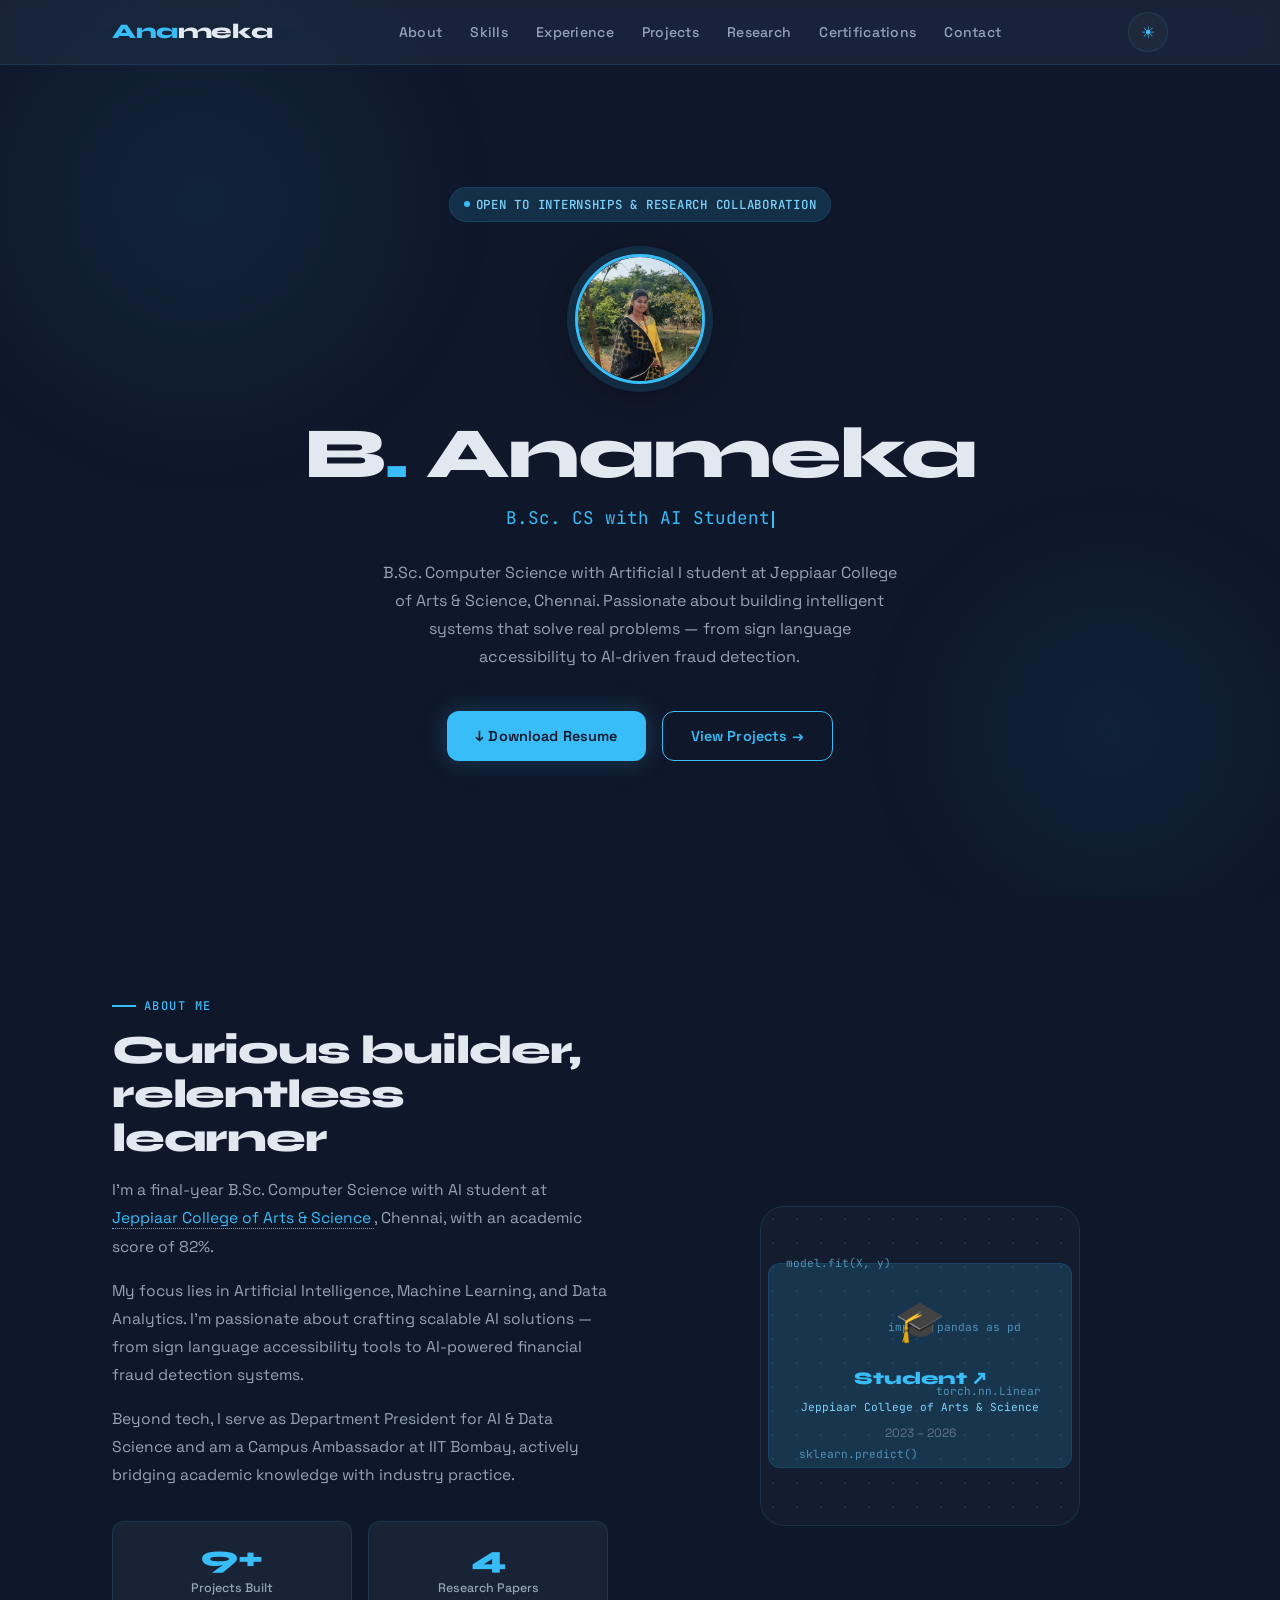
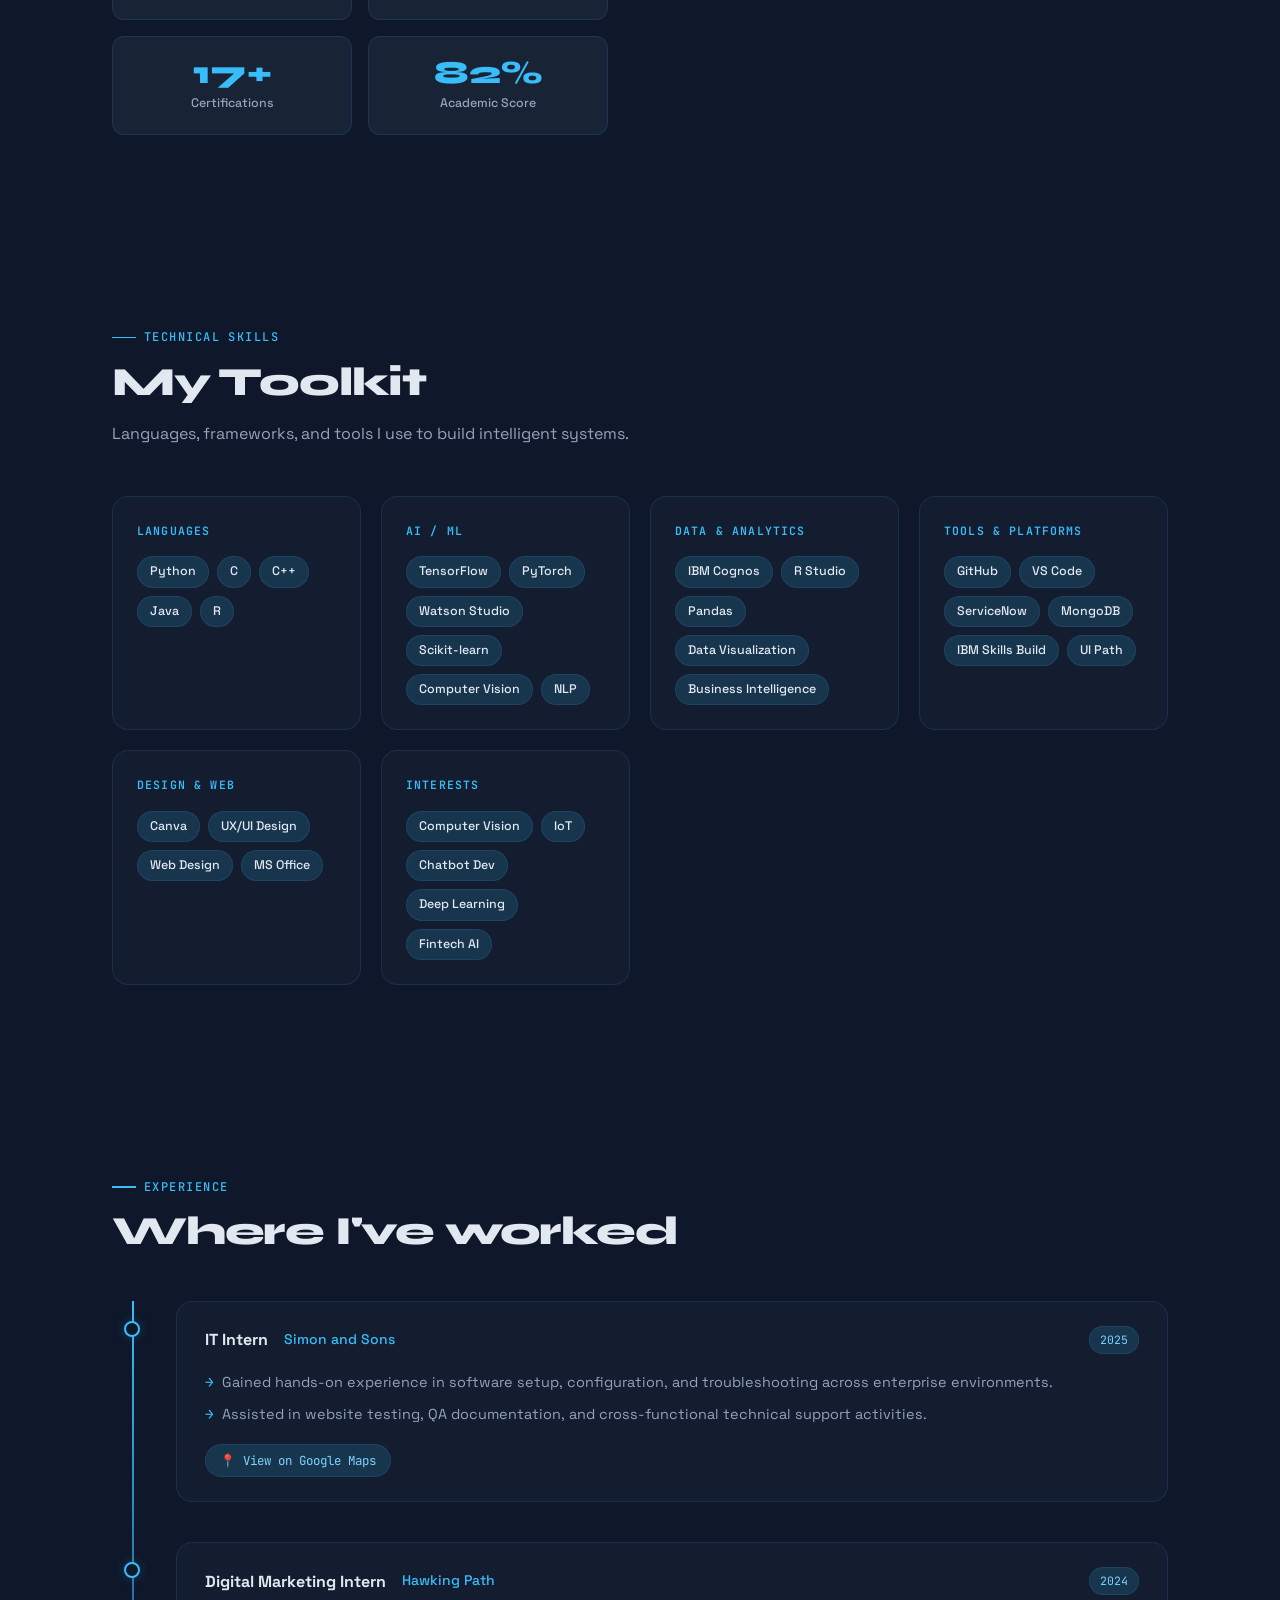
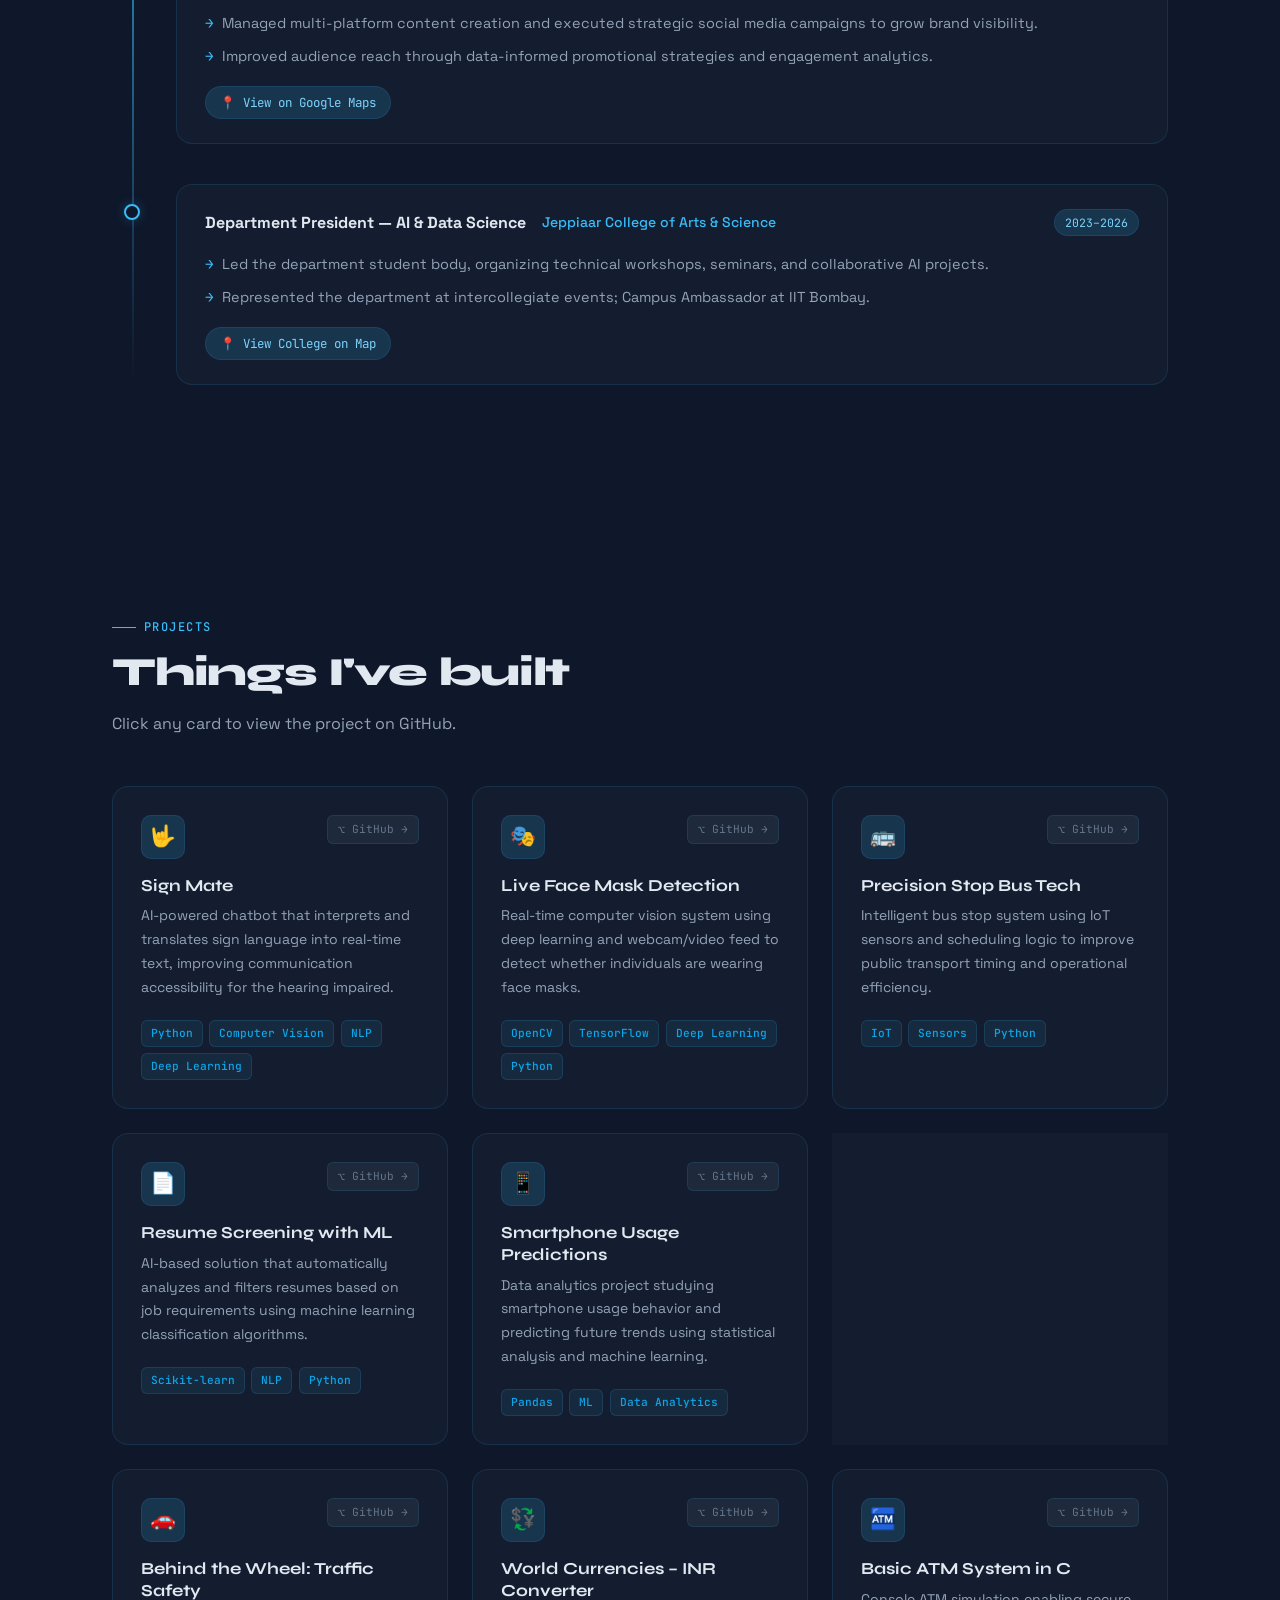
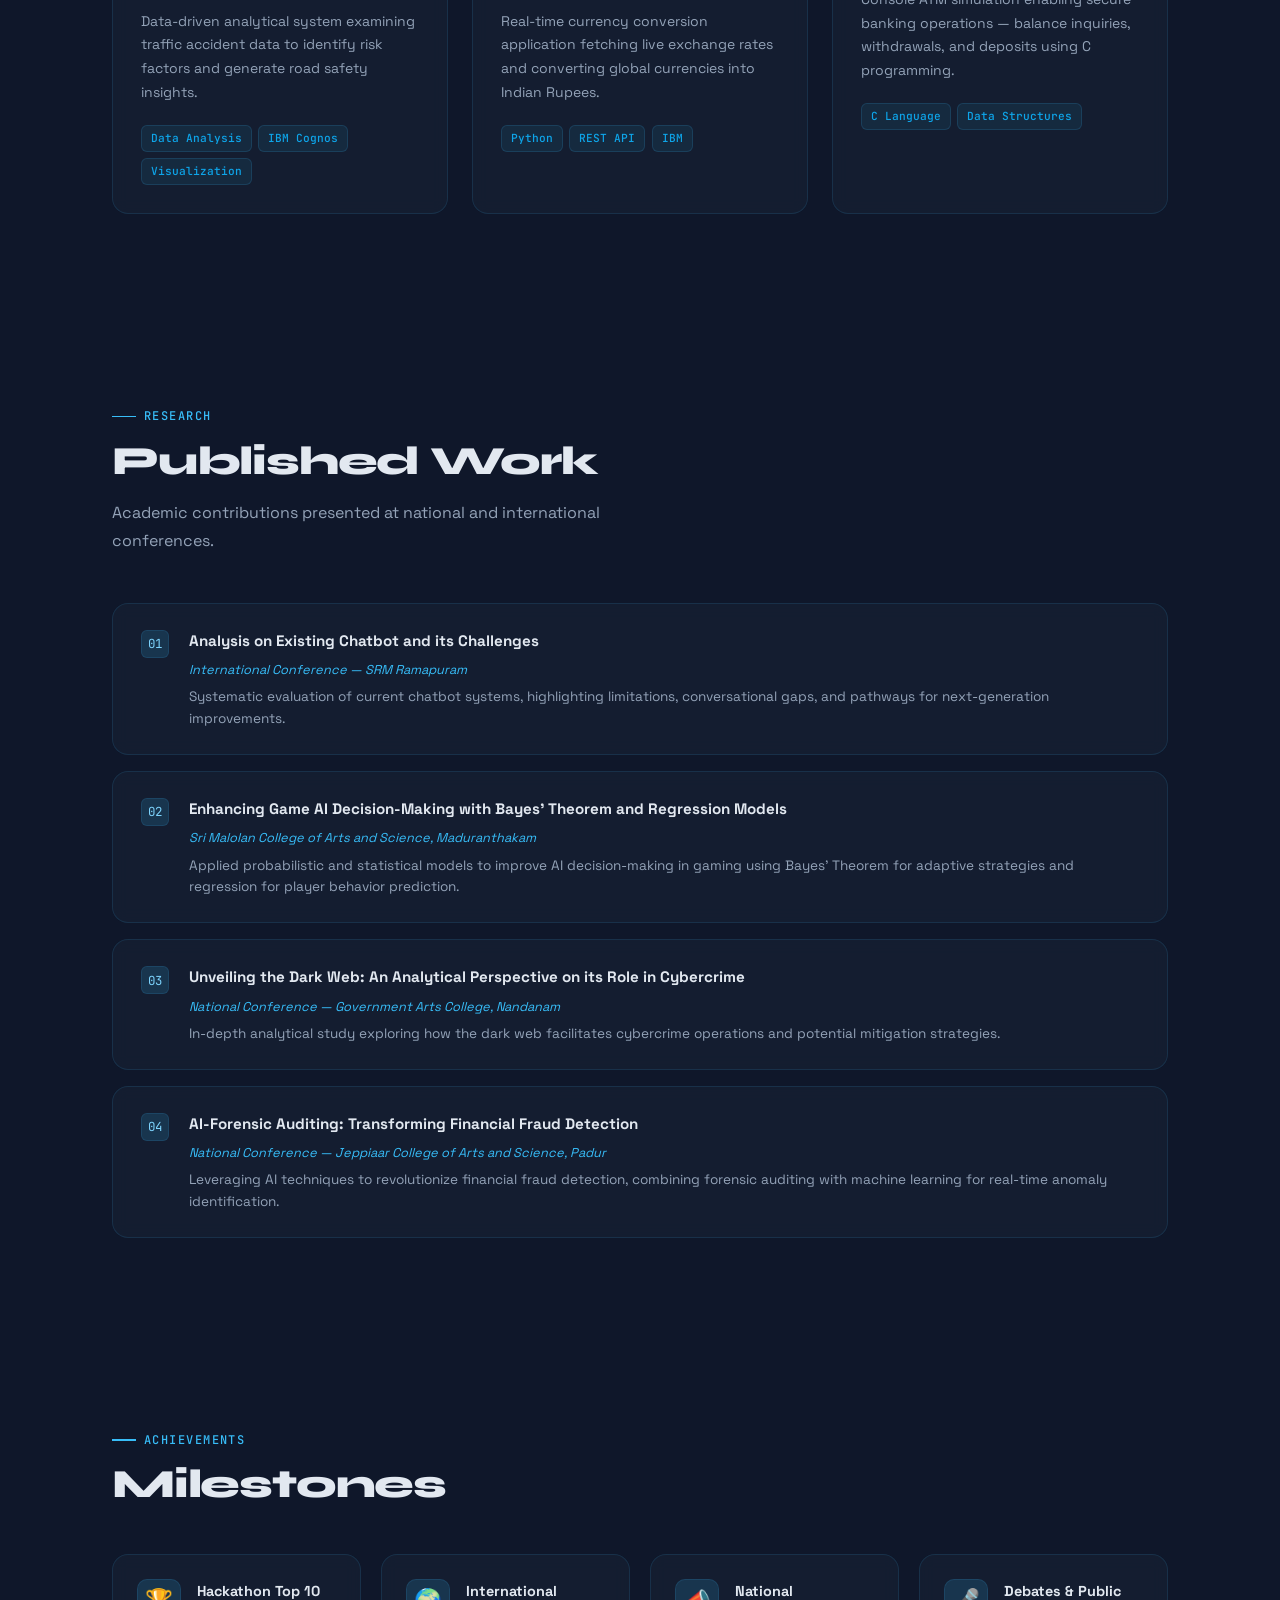
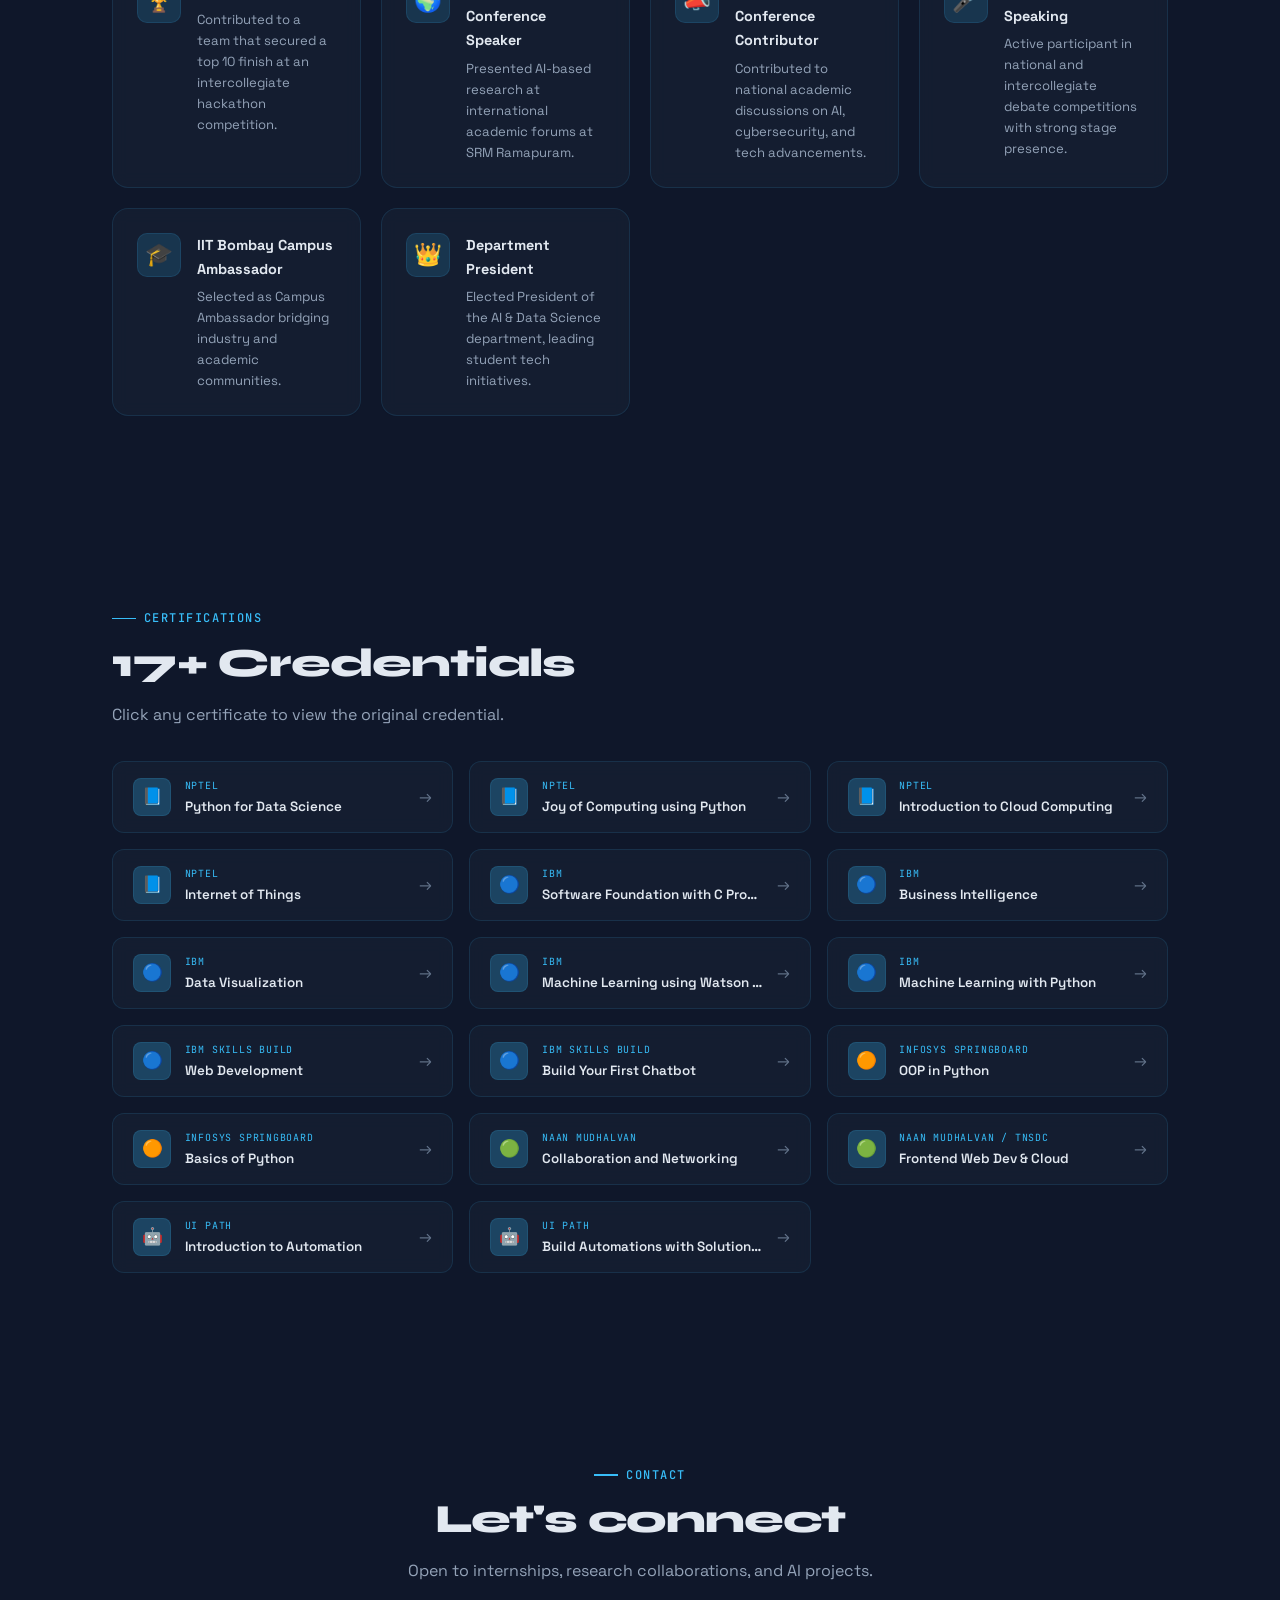
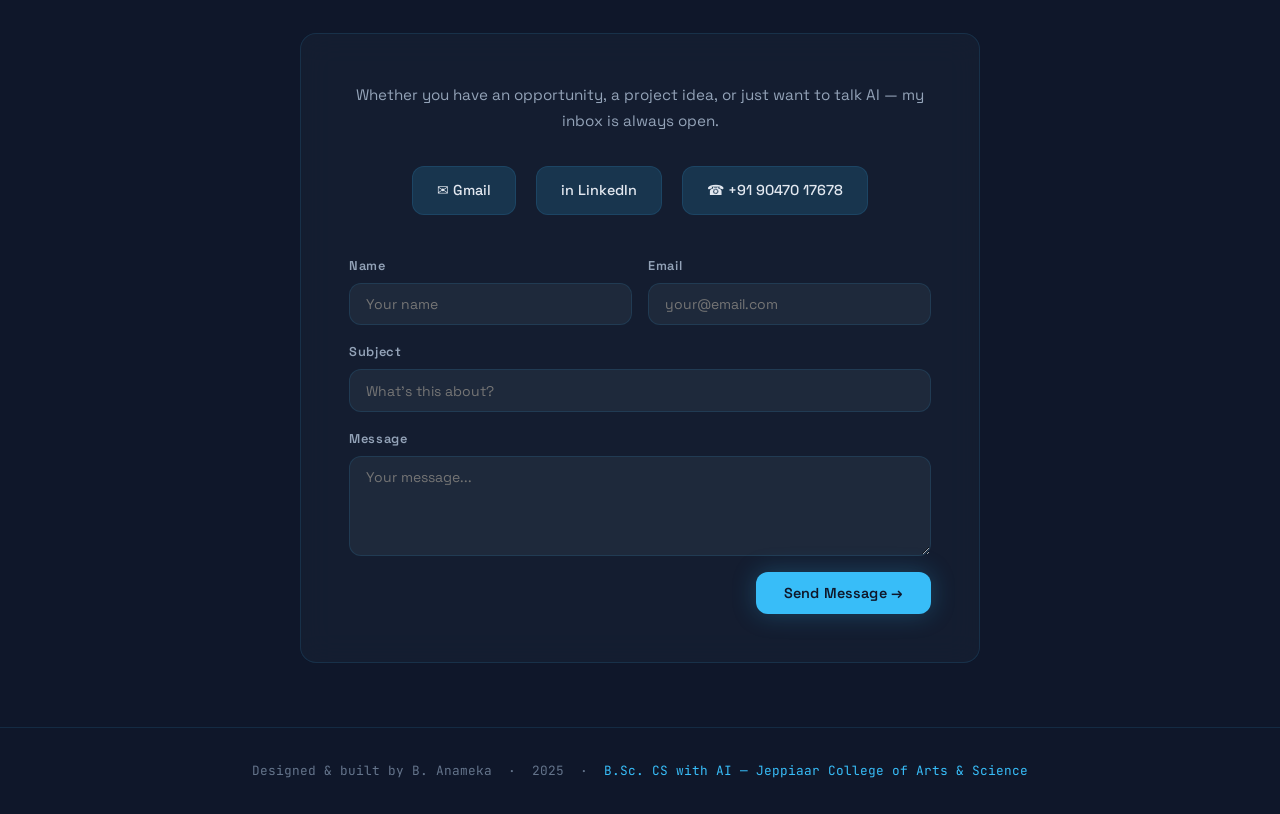
<file: index.html>
<!DOCTYPE html>
<html lang="en" data-theme="dark">
<head>
<meta charset="UTF-8" />
<meta name="viewport" content="width=device-width, initial-scale=1.0" />
<title>B. Anameka </title>
<link rel="preconnect" href="https://fonts.googleapis.com" />
<link rel="preconnect" href="https://fonts.gstatic.com" crossorigin />
<link href="https://fonts.googleapis.com/css2?family=Space+Grotesk:wght@300;400;500;600;700&family=Syne:wght@400;600;700;800&family=JetBrains+Mono:wght@400;500&display=swap" rel="stylesheet" />
<style>
:root {
  --bg:#0f172a; --bg2:#1e293b; --bg3:#162032;
  --accent:#38bdf8; --accent2:#0ea5e9; --accent3:#7dd3fc;
  --text:#e2e8f0; --text2:#94a3b8; --text3:#64748b;
  --border:rgba(56,189,248,0.12); --glass:rgba(30,41,59,0.75);
  --card:rgba(22,32,50,0.8); --glow:rgba(56,189,248,0.15);
  --glow2:rgba(56,189,248,0.25); --radius:12px; --radius-lg:16px;
  --shadow:0 4px 32px rgba(0,0,0,0.4);
}
[data-theme="light"] {
  --bg:#f0f6ff; --bg2:#ffffff; --bg3:#e8f2fc;
  --accent:#0284c7; --accent2:#0369a1; --accent3:#0ea5e9;
  --text:#0f172a; --text2:#334155; --text3:#64748b;
  --border:rgba(2,132,199,0.15); --glass:rgba(255,255,255,0.82);
  --card:rgba(248,252,255,0.9); --glow:rgba(2,132,199,0.10);
  --glow2:rgba(2,132,199,0.18); --shadow:0 4px 32px rgba(14,58,120,0.10);
}
*,*::before,*::after{box-sizing:border-box;margin:0;padding:0;}
html{scroll-behavior:smooth;}
body{font-family:'Space Grotesk',sans-serif;background:var(--bg);color:var(--text);line-height:1.7;transition:background .3s,color .3s;overflow-x:hidden;}
.bg-mesh{position:fixed;inset:0;z-index:0;pointer-events:none;overflow:hidden;}
.bg-mesh::before{content:'';position:absolute;width:600px;height:600px;border-radius:50%;background:radial-gradient(circle,rgba(56,189,248,0.08)0%,transparent 70%);top:-100px;left:-100px;animation:drift1 18s ease-in-out infinite alternate;}
.bg-mesh::after{content:'';position:absolute;width:500px;height:500px;border-radius:50%;background:radial-gradient(circle,rgba(14,165,233,0.07)0%,transparent 70%);bottom:-80px;right:-80px;animation:drift2 22s ease-in-out infinite alternate;}
@keyframes drift1{from{transform:translate(0,0) scale(1);}to{transform:translate(80px,60px) scale(1.2);}}
@keyframes drift2{from{transform:translate(0,0) scale(1);}to{transform:translate(-60px,-40px) scale(1.15);}}
.container{max-width:1120px;margin:0 auto;padding:0 2rem;position:relative;z-index:1;}
nav{position:fixed;top:0;left:0;right:0;z-index:100;backdrop-filter:blur(20px) saturate(180%);-webkit-backdrop-filter:blur(20px);background:var(--glass);border-bottom:1px solid var(--border);transition:all .3s;}
.nav-inner{display:flex;align-items:center;justify-content:space-between;padding:0 2rem;height:64px;max-width:1120px;margin:0 auto;}
.nav-logo{font-family:'Syne',sans-serif;font-weight:800;font-size:1.3rem;color:var(--accent);letter-spacing:-.02em;text-decoration:none;}
.nav-logo span{color:var(--text);}
.nav-links{display:flex;gap:1.75rem;list-style:none;align-items:center;}
.nav-links a{color:var(--text2);font-size:.875rem;font-weight:500;text-decoration:none;letter-spacing:.02em;transition:color .2s;position:relative;padding-bottom:2px;}
.nav-links a::after{content:'';position:absolute;bottom:0;left:0;right:0;height:1.5px;background:var(--accent);transform:scaleX(0);transform-origin:left;transition:transform .3s;}
.nav-links a:hover{color:var(--accent);}
.nav-links a:hover::after{transform:scaleX(1);}
.theme-btn{width:40px;height:40px;border-radius:50%;border:1px solid var(--border);background:var(--bg2);color:var(--accent);cursor:pointer;font-size:1rem;display:flex;align-items:center;justify-content:center;transition:all .2s;}
.theme-btn:hover{background:var(--glow);border-color:var(--accent);}
#hero{min-height:100vh;display:flex;align-items:center;justify-content:center;padding:7rem 2rem 4rem;text-align:center;position:relative;z-index:1;}
.hero-inner{max-width:760px;margin:0 auto;}
.hero-badge{display:inline-flex;align-items:center;gap:6px;background:var(--glow);border:1px solid var(--border);color:var(--accent3);font-size:.78rem;font-weight:500;padding:6px 14px;border-radius:99px;margin-bottom:2rem;letter-spacing:.06em;text-transform:uppercase;font-family:'JetBrains Mono',monospace;animation:fadeDown .6s ease both;}
.hero-badge::before{content:'';width:6px;height:6px;border-radius:50%;background:var(--accent);display:inline-block;animation:pulse 2s infinite;}
@keyframes pulse{0%,100%{opacity:1;transform:scale(1);}50%{opacity:.4;transform:scale(.8);}}
.avatar-wrap{width:130px;height:130px;border-radius:50%;margin:0 auto 2rem;border:3px solid var(--accent);box-shadow:0 0 0 8px var(--glow),var(--shadow);overflow:hidden;animation:fadeUp .7s .1s ease both;display:flex;align-items:center;justify-content:center;background:var(--bg2);}
.avatar-wrap img{width:100%;height:100%;object-fit:cover;border-radius:50%;}
.avatar-initials{font-family:'Syne',sans-serif;font-size:2.4rem;font-weight:800;color:var(--accent);display:flex;width:100%;height:100%;align-items:center;justify-content:center;}
.hero-name{font-family:'Syne',sans-serif;font-size:clamp(2.8rem,6vw,4.5rem);font-weight:800;line-height:1.05;letter-spacing:-.03em;color:var(--text);animation:fadeUp .7s .2s ease both;margin-bottom:.75rem;}
.hero-name .accent-dot{color:var(--accent);}
.typing-wrap{font-family:'JetBrains Mono',monospace;font-size:clamp(.9rem,2vw,1.1rem);color:var(--accent);min-height:1.8em;margin-bottom:1.5rem;animation:fadeUp .7s .3s ease both;}
.typing-cursor{display:inline-block;width:2px;height:1em;background:var(--accent);vertical-align:middle;margin-left:2px;animation:blink .9s step-end infinite;}
@keyframes blink{0%,100%{opacity:1;}50%{opacity:0;}}
.hero-desc{font-size:1rem;color:var(--text2);line-height:1.75;max-width:520px;margin:0 auto 2.5rem;animation:fadeUp .7s .4s ease both;}
.hero-actions{display:flex;gap:1rem;justify-content:center;flex-wrap:wrap;animation:fadeUp .7s .5s ease both;}
.btn{display:inline-flex;align-items:center;gap:8px;padding:.75rem 1.75rem;border-radius:var(--radius);font-size:.9rem;font-weight:600;text-decoration:none;cursor:pointer;border:none;transition:all .25s;font-family:'Space Grotesk',sans-serif;letter-spacing:.01em;}
.btn-primary{background:var(--accent);color:#0f172a;box-shadow:0 0 24px var(--glow2);}
.btn-primary:hover{background:var(--accent3);box-shadow:0 0 36px var(--glow2);transform:translateY(-2px);}
.btn-outline{background:transparent;color:var(--accent);border:1.5px solid var(--accent);}
.btn-outline:hove
r{background:var(--glow);transform:translateY(-2px);box-shadow:0 0 24px var(--glow);}
section{padding:6rem 0;position:relative;z-index:1;}
.section-label{font-family:'JetBrains Mono',monospace;font-size:.75rem;font-weight:500;color:var(--accent);letter-spacing:.12em;text-transform:uppercase;margin-bottom:.75rem;display:flex;align-items:center;gap:8px;}
.section-label::before{content:'';width:24px;height:1.5px;background:var(--accent);}
.section-title{font-family:'Syne',sans-serif;font-size:clamp(1.8rem,3.5vw,2.5rem);font-weight:800;letter-spacing:-.03em;color:var(--text);margin-bottom:1rem;line-height:1.1;}
.section-sub{color:var(--text2);font-size:1rem;max-width:520px;line-height:1.75;}
.about-grid{display:grid;grid-template-columns:1fr 1fr;gap:4rem;align-items:center;}
.about-text p{color:var(--text2);margin-bottom:1rem;font-size:.975rem;line-height:1.8;}
.about-stats{display:grid;grid-template-columns:repeat(2,1fr);gap:1rem;margin-top:2rem;}
.stat-card{background:var(--glass);border:1px solid var(--border);border-radius:var(--radius);padding:1.25rem;text-align:center;backdrop-filter:blur(8px);}
.stat-num{font-family:'Syne',sans-serif;font-size:2rem;font-weight:800;color:var(--accent);line-height:1;display:block;}
.stat-label{font-size:.78rem;color:var(--text2);font-weight:500;margin-top:4px;display:block;}
.about-visual{position:relative;display:flex;align-items:center;justify-content:center;}
.about-visual-inner{width:320px;height:320px;border-radius:24px;background:var(--card);border:1px solid var(--border);display:flex;align-items:center;justify-content:center;position:relative;overflow:hidden;backdrop-filter:blur(16px);}
.about-grid-dots{position:absolute;inset:0;background-image:radial-gradient(var(--border) 1px,transparent 1px);background-size:24px 24px;}
.about-ai-icon{font-family:'JetBrains Mono',monospace;font-size:.7rem;color:var(--accent3);opacity:.6;position:absolute;animation:floatCode 8s linear infinite;white-space:nowrap;}
@keyframes floatCode{0%{opacity:0;transform:translateY(0);}10%{opacity:.7;}90%{opacity:.7;}100%{opacity:0;transform:translateY(-100px);}}
.about-center-badge{background:var(--glow);border:1px solid var(--border);border-radius:12px;padding:1.5rem 2rem;text-align:center;position:relative;z-index:2;}
.about-center-badge .icon{font-size:2.5rem;margin-bottom:.5rem;}
.skills-grid{display:grid;grid-template-columns:repeat(auto-fit,minmax(200px,1fr));gap:1.25rem;margin-top:3rem;}
.skill-group{background:var(--card);border:1px solid var(--border);border-radius:var(--radius-lg);padding:1.5rem;backdrop-filter:blur(8px);transition:all .3s;}
.skill-group:hover{border-color:rgba(56,189,248,.28);box-shadow:0 8px 32px var(--glow);}
.skill-group-title{font-size:.72rem;font-weight:600;color:var(--accent);text-transform:uppercase;letter-spacing:.1em;font-family:'JetBrains Mono',monospace;margin-bottom:1rem;}
.skill-pills{display:flex;flex-wrap:wrap;gap:.5rem;}
.pill{background:var(--glow);border:1px solid var(--border);color:var(--text);font-size:.78rem;font-weight:500;padding:4px 12px;border-radius:99px;transition:all .2s;}
.pill:hover{background:var(--glow2);border-color:var(--accent);color:var(--accent);}
.timeline{position:relative;margin-top:3rem;}
.timeline::before{content:'';position:absolute;left:20px;top:0;bottom:0;width:1.5px;background:linear-gradient(to bottom,var(--accent),transparent);}
.timeline-item{position:relative;padding-left:64px;margin-bottom:2.5rem;}
.timeline-dot{position:absolute;left:12px;top:20px;width:16px;height:16px;border-radius:50%;background:var(--bg);border:2.5px solid var(--accent);box-shadow:0 0 12px var(--glow2);}
.timeline-card{background:var(--card);border:1px solid var(--border);border-radius:var(--radius-lg);padding:1.5rem 1.75rem;backdrop-filter:blur(8px);transition:all .3s;}
.timeline-card:hover{border-color:rgba(56,189,248,.28);transform:translateX(4px);box-shadow:0 6px 30px var(--glow);}
.timeline-meta{display:flex;gap:1rem;align-items:center;flex-wrap:wrap;margin-bottom:.5rem;}
.timeline-role{font-weight:700;color:var(--text);font-size:1rem;}
.timeline-company{color:var(--accent);font-size:.875rem;font-weight:500;}
.timeline-year{margin-left:auto;background:var(--glow);border:1px solid var(--border);color:var(--accent3);font-size:.72rem;font-family:'JetBrains Mono',monospace;padding:3px 10px;border-radius:99px;}
.timeline-points{list-style:none;margin-top:.75rem;}
.timeline-points li{color:var(--text2);font-size:.9rem;padding:4px 0;display:flex;align-items:flex-start;gap:8px;}
.timeline-points li::before{content:'→';color:var(--accent);flex-shrink:0;font-family:'JetBrains Mono',monospace;}
.map-btn{display:inline-flex;align-items:center;gap:6px;margin-top:.85rem;font-size:.78rem;font-family:'JetBrains Mono',monospace;color:var(--accent3);background:var(--glow);border:1px solid var(--border);padding:5px 14px;border-radius:99px;text-decoration:none;transition:all .2s;}
.map-btn:hover{border-color:var(--accent);color:var(--accent);background:var(--glow2);}
.projects-grid{display:grid;grid-template-columns:repeat(auto-fit,minmax(300px,1fr));gap:1.5rem;margin-top:3rem;}
.project-card{display:block;text-decoration:none;background:var(--card);border:1px solid var(--border);border-radius:var(--radius-lg);padding:1.75rem;backdrop-filter:blur(8px);transition:all .35s cubic-bezier(.4,0,.2,1);position:relative;overflow:hidden;cursor:pointer;}
.project-card::before{content:'';position:absolute;top:0;left:0;right:0;height:2px;background:linear-gradient(90deg,transparent,var(--accent),transparent);transform:scaleX(0);transform-origin:left;transition:transform .4s;}
.project-card:hover{border-color:rgba(56,189,248,.3);box-shadow:0 16px 48px var(--glow);transform:translateY(-6px);}
.project-card:hover::before{transform:scaleX(1);}
.project-card-top{display:flex;align-items:flex-start;justify-content:space-between;margin-bottom:1rem;}
.project-icon{width:44px;height:44px;border-radius:10px;background:var(--glow);border:1px solid var(--border);display:flex;align-items:center;justify-content:center;font-size:1.3rem;}
.github-badge{font-size:.7rem;color:var(--text3);font-family:'JetBrains Mono',monospace;background:var(--bg2);border:1px solid var(--border);padding:4px 10px;border-radius:6px;display:flex;align-items:center;gap:4px;transition:all .2s;}
.project-card:hover .github-badge{color:var(--accent);border-color:var(--accent);}
.project-title{font-family:'Syne',sans-serif;font-weight:700;font-size:1.05rem;color:var(--text);margin-bottom:.5rem;line-height:1.3;}
.project-desc{color:var(--text2);font-size:.875rem;line-height:1.7;margin-bottom:1.25rem;}
.project-tags{display:flex;flex-wrap:wrap;gap:.4rem;}
.tag{font-family:'JetBrains Mono',monospace;font-size:.7rem;font-weight:500;color:var(--accent2);background:rgba(56,189,248,.08);border:1px solid rgba(56,189,248,.15);padding:3px 9px;border-radius:6px;transition:all .2s;}
.project-card:hover .tag{background:rgba(56,189,248,.15);border-color:rgba(56,189,248,.3);}
.research-list{margin-top:3rem;display:flex;flex-direction:column;gap:1rem;}
.research-item{background:var(--card);border:1px solid var(--border);border-radius:var(--radius-lg);padding:1.5rem 1.75rem;display:flex;gap:1.25rem;align-items:flex-start;backdrop-filter:blur(8px);transition:all .3s;}
.research-item:hover{border-color:rgba(56,189,248,.28);transform:translateX(6px);box-shadow:0 4px 24px var(--glow);}
.research-num{font-family:'JetBrains Mono',monospace;font-size:.78rem;color:var(--accent3);flex-shrink:0;width:28px;height:28px;border-radius:6px;background:var(--glow);border:1px solid var(--border);display:flex;align-items:center;justify-content:center;margin-top:2px;}
.research-title{font-weight:700;color:var(--text);font-size:.95rem;margin-bottom:.35rem;}
.research-venue{font-size:.8rem;color:var(--accent);font-style:italic;margin-bottom:.35rem;}
.research-desc{font-size:.85rem;color:var(--text2);line-height:1.6;}
.achieve-grid{display:grid;grid-template-columns:repeat(auto-fit,minmax(240px,1fr));gap:1.25rem;margin-top:3rem;}
.achieve-card{background:var(--card);border:1px solid var(--border);border-radius:var(--radius-lg);padding:1.5rem;display:flex;gap:1rem;align-items:flex-start;backdrop-filter:blur(8px);transition:all .3s;}
.achieve-card:hover{border-color:rgba(56,189,248,.28);box-shadow:0 6px 28px var(--glow);transform:translateY(-3px);}
.achieve-icon{font-size:1.4rem;width:44px;height:44px;flex-shrink:0;border-radius:10px;background:var(--glow);border:1px solid var(--border);display:flex;align-items:center;justify-content:center;}
.achieve-title{font-weight:700;color:var(--text);font-size:.9rem;margin-bottom:.3rem;}
.achieve-desc{font-size:.82rem;color:var(--text2);line-height:1.6;}
/* CERTIFICATIONS */
.cert-grid-cards{display:grid;grid-template-columns:repeat(auto-fit,minmax(280px,1fr));gap:1rem;margin-top:2rem;}
.cert-card{display:flex;align-items:center;gap:.85rem;background:var(--card);border:1px solid var(--border);border-radius:var(--radius);padding:1rem 1.25rem;text-decoration:none;transition:all .25s;backdrop-filter:blur(8px);cursor:pointer;}
.cert-card:hover{border-color:rgba(56,189,248,.35);background:rgba(56,189,248,.07);transform:translateY(-3px);box-shadow:0 6px 24px var(--glow);}
.cert-card-icon{width:38px;height:38px;flex-shrink:0;border-radius:8px;background:var(--glow2);border:1px solid var(--border);display:flex;align-items:center;justify-content:center;font-size:1.05rem;}
.cert-card-body{flex:1;min-width:0;}
.cert-card-org{font-size:.62rem;font-family:'JetBrains Mono',monospace;color:var(--accent);text-transform:uppercase;letter-spacing:.08em;margin-bottom:3px;}
.cert-card-name{font-size:.84rem;font-weight:600;color:var(--text);line-height:1.35;white-space:nowrap;overflow:hidden;text-overflow:ellipsis;}
.cert-card-arrow{color:var(--text3);font-size:1rem;transition:all .2s;flex-shrink:0;}
.cert-card:hover .cert-card-arrow{color:var(--accent);transform:translateX(3px);}
#contact{padding-bottom:4rem;}
.contact-inner{max-width:680px;margin:3rem auto 0;background:var(--card);border:1px solid var(--border);border-radius:var(--radius-lg);padding:3rem;backdrop-filter:blur(16px);text-align:center;}
.contact-links{display:flex;gap:1.25rem;justify-content:center;flex-wrap:wrap;margin-top:2rem;}
.contact-link{display:inline-flex;align-items:center;gap:8px;background:var(--glow);border:1.5px solid var(--border);color:var(--text);font-size:.9rem;font-weight:500;padding:.7rem 1.5rem;border-radius:var(--radius);text-decoration:none;transition:all .25s;}
.contact-link:hover{border-color:var(--accent);color:var(--accent);background:var(--glow2);transform:translateY(-2px);box-shadow:0 6px 24px var(--glow);}
.contact-form{margin-top:2.5rem;display:flex;flex-direction:column;gap:1rem;text-align:left;}
.form-row{display:grid;grid-template-columns:1fr 1fr;gap:1rem;}
.form-group{display:flex;flex-direction:column;gap:.4rem;}
.form-group label{font-size:.8rem;font-weight:600;color:var(--text2);letter-spacing:.05em;}
.form-group input,.form-group textarea{background:var(--bg2);border:1px solid var(--border);border-radius:var(--radius);padding:.7rem 1rem;color:var(--text);font-size:.875rem;font-family:inherit;outline:none;transition:all .2s;resize:vertical;}
.form-group input:focus,.form-group textarea:focus{border-color:var(--accent);box-shadow:0 0 0 3px var(--glow);}
.form-group textarea{min-height:100px;}
footer{text-align:center;padding:2rem;border-top:1px solid var(--border);color:var(--text3);font-size:.8rem;position:relative;z-index:1;font-family:'JetBrains Mono',monospace;}
@keyframes fadeUp{from{opacity:0;transform:translateY(24px);}to{opacity:1;transform:translateY(0);}}
@keyframes fadeDown{from{opacity:0;transform:translateY(-16px);}to{opacity:1;transform:translateY(0);}}
.reveal{opacity:0;transform:translateY(32px);transition:opacity .65s ease,transform .65s ease;}
.reveal.visible{opacity:1;transform:none;}
::-webkit-scrollbar{width:5px;}
::-webkit-scrollbar-track{background:var(--bg);}
::-webkit-scrollbar-thumb{background:var(--accent3);border-radius:99px;}
@media(max-width:768px){
  .about-grid{grid-template-columns:1fr;}
  .about-visual{display:none;}
  .nav-links{display:none;}
  .form-row{grid-template-columns:1fr;}
  .contact-inner{padding:2rem 1.5rem;}
  .hero-actions{flex-direction:column;align-items:center;}
  section{padding:4rem 0;}
}
</style>
</head>
<body>
<div class="bg-mesh"></div>

<!-- NAVBAR -->
<nav>
  <div class="nav-inner">
    <a href="#hero" class="nav-logo">Ana<span>meka</span></a>
    <ul class="nav-links">
      <li><a href="#about">About</a></li>
      <li><a href="#skills">Skills</a></li>
      <li><a href="#experience">Experience</a></li>
      <li><a href="#projects">Projects</a></li>
      <li><a href="#research">Research</a></li>
      <li><a href="#certifications">Certifications</a></li>
      <li><a href="#contact">Contact</a></li>
    </ul>
    <button class="theme-btn" onclick="toggleTheme()" title="Toggle theme">☀</button>
  </div>
</nav>

<!-- HERO -->
<section id="hero">
  <div class="hero-inner">
    <div class="hero-badge">Open to Internships &amp; Research Collaboration</div>

    <!--
    ╔══════════════════════════════════════════════╗
    ║  YOUR PROFILE PHOTO — HOW TO ADD IT          ║
    ║  1. Rename your photo to: profile.jpg        ║
    ║  2. Put it in the same folder as this file   ║
    ║  3. Replace "profile.jpg" in src= below      ║
    ║     with your actual photo filename          ║
    ║  If no photo is found, "BA" initials show.   ║
    ╚══════════════════════════════════════════════╝
    -->
    <div class="avatar-wrap" id="avatar-container">
      <img
        src="Profile.jpg.jpeg"
        alt="B. Anameka profile photo"
        id="profile-img"
        onerror="document.getElementById('profile-img').style.display='none'; document.getElementById('avatar-initials').style.display='flex';"
      />
      <span class="avatar-initials" id="avatar-initials" style="display:none;">BA</span>
    </div>

    <h1 class="hero-name">B<span class="accent-dot">.</span> Anameka</h1>

    <!--
    ╔══════════════════════════════════════════════╗
    ║  TYPING ANIMATION TEXT                       ║
    ║  These are the phrases that cycle below      ║
    ║  your name. They are set in the <script>     ║
    ║  section at the bottom of this file.         ║
    ║  Look for: const phrases = [...]             ║
    ╚══════════════════════════════════════════════╝
    -->
    <div class="typing-wrap">
      <span id="typing-text"></span><span class="typing-cursor"></span>
    </div>

    <p class="hero-desc">
      B.Sc. Computer Science with Artificial I student at Jeppiaar College of Arts &amp; Science, Chennai.
      Passionate about building intelligent systems that solve real problems — from sign language
      accessibility to AI-driven fraud detection.
    </p>

    <div class="hero-actions">
      <!--
      ╔══════════════════════════════════════════════╗
      ║  RESUME DOWNLOAD BUTTON                      ║
      ║  1. Save your resume PDF as: resume.pdf      ║
      ║  2. Put it in the same folder as this file   ║
      ║  3. The button will automatically download   ║
      ║     the file when clicked                    ║
      ╚══════════════════════════════════════════════╝
      -->
      <a href="Resume_ANAMEKA.pdf" download="B_Anameka_Resume.pdf" class="btn btn-primary">
        ↓ Download Resume
      </a>
      <a href="#projects" class="btn btn-outline">View Projects →</a>
    </div>
  </div>
</section>

<!-- ABOUT -->
<section id="about">
  <div class="container">
    <div class="about-grid">
      <div class="about-text reveal">
        <div class="section-label">About Me</div>
        <h2 class="section-title">Curious builder, relentless learner</h2>
        <p>I'm a final-year B.Sc. Computer Science with AI student at
          <!--
          College name is clickable — it opens the college website.
          If the website URL is wrong, change the href below.
          -->
          <a href="https://jeppiaararts.in/" target="_blank" style="color:var(--accent);text-decoration:none;border-bottom:1px dotted var(--accent);">
            Jeppiaar College of Arts &amp; Science
          </a>, Chennai, with an academic score of 82%.
        </p>
        <p>My focus lies in Artificial Intelligence, Machine Learning, and Data Analytics. I'm passionate about crafting scalable AI solutions — from sign language accessibility tools to AI-powered financial fraud detection systems.</p>
        <p>Beyond tech, I serve as Department President for AI &amp; Data Science and am a Campus Ambassador at IIT Bombay, actively bridging academic knowledge with industry practice.</p>
        <div class="about-stats">
          <div class="stat-card"><span class="stat-num">9+</span><span class="stat-label">Projects Built</span></div>
          <div class="stat-card"><span class="stat-num">4</span><span class="stat-label">Research Papers</span></div>
          <div class="stat-card"><span class="stat-num">17+</span><span class="stat-label">Certifications</span></div>
          <div class="stat-card"><span class="stat-num">82%</span><span class="stat-label">Academic Score</span></div>
        </div>
      </div>
      <div class="about-visual reveal">
        <div class="about-visual-inner">
          <div class="about-grid-dots"></div>
          <div class="about-ai-icon" style="top:15%;left:8%;">model.fit(X, y)</div>
          <div class="about-ai-icon" style="top:55%;left:55%;animation-delay:-3s;">torch.nn.Linear</div>
          <div class="about-ai-icon" style="top:75%;left:12%;animation-delay:-5s;">sklearn.predict()</div>
          <div class="about-ai-icon" style="top:35%;left:40%;animation-delay:-1.5s;">import pandas as pd</div>
          <div class="about-center-badge">
            <div class="icon">🎓</div>
            <!--
            "Student" label — clicking opens the college website
            -->
            <div style="font-family:'Syne',sans-serif;font-weight:800;font-size:1.1rem;margin-bottom:4px;">
              <a href="https://jeppiaararts.in/" target="_blank" style="color:var(--accent);text-decoration:none;">
                Student ↗
              </a>
            </div>
            <p style="font-family:'JetBrains Mono',monospace;font-size:.7rem;color:var(--accent3);">Jeppiaar College of Arts &amp; Science</p>
            <p style="margin-top:6px;color:var(--text3);font-size:.75rem;">2023 – 2026</p>
          </div>
        </div>
      </div>
    </div>
  </div>
</section>

<!-- SKILLS -->
<section id="skills">
  <div class="container">
    <div class="reveal">
      <div class="section-label">Technical Skills</div>
      <h2 class="section-title">My Toolkit</h2>
      <p class="section-sub">Languages, frameworks, and tools I use to build intelligent systems.</p>
    </div>
    <div class="skills-grid">
      <div class="skill-group reveal"><div class="skill-group-title">Languages</div><div class="skill-pills"><span class="pill">Python</span><span class="pill">C</span><span class="pill">C++</span><span class="pill">Java</span><span class="pill">R</span></div></div>
      <div class="skill-group reveal"><div class="skill-group-title">AI / ML</div><div class="skill-pills"><span class="pill">TensorFlow</span><span class="pill">PyTorch</span><span class="pill">Watson Studio</span><span class="pill">Scikit-learn</span><span class="pill">Computer Vision</span><span class="pill">NLP</span></div></div>
      <div class="skill-group reveal"><div class="skill-group-title">Data & Analytics</div><div class="skill-pills"><span class="pill">IBM Cognos</span><span class="pill">R Studio</span><span class="pill">Pandas</span><span class="pill">Data Visualization</span><span class="pill">Business Intelligence</span></div></div>
      <div class="skill-group reveal"><div class="skill-group-title">Tools & Platforms</div><div class="skill-pills"><span class="pill">GitHub</span><span class="pill">VS Code</span><span class="pill">ServiceNow</span><span class="pill">MongoDB</span><span class="pill">IBM Skills Build</span><span class="pill">UI Path</span></div></div>
      <div class="skill-group reveal"><div class="skill-group-title">Design & Web</div><div class="skill-pills"><span class="pill">Canva</span><span class="pill">UX/UI Design</span><span class="pill">Web Design</span><span class="pill">MS Office</span></div></div>
      <div class="skill-group reveal"><div class="skill-group-title">Interests</div><div class="skill-pills"><span class="pill">Computer Vision</span><span class="pill">IoT</span><span class="pill">Chatbot Dev</span><span class="pill">Deep Learning</span><span class="pill">Fintech AI</span></div></div>
    </div>
  </div>
</section>

<!-- EXPERIENCE -->
<section id="experience">
  <div class="container">
    <div class="reveal">
      <div class="section-label">Experience</div>
      <h2 class="section-title">Where I've worked</h2>
    </div>
    <div class="timeline">

      <div class="timeline-item reveal">
        <div class="timeline-dot"></div>
        <div class="timeline-card">
          <div class="timeline-meta">
            <span class="timeline-role">IT Intern</span>
            <span class="timeline-company">Simon and Sons</span>
            <span class="timeline-year">2025</span>
          </div>
          <ul class="timeline-points">
            <li>Gained hands-on experience in software setup, configuration, and troubleshooting across enterprise environments.</li>
            <li>Assisted in website testing, QA documentation, and cross-functional technical support activities.</li>
          </ul>
          <!--
          MAP LINK — clicking opens Google Maps.
          HOW TO UPDATE:
          1. Go to Google Maps
          2. Search "Simon and Sons Chennai" (or exact address)
          3. Click Share → Copy link
          4. Replace the href below with that link
          -->
          <a href="https://www.google.com/maps/search/Simon+and+Sons+Chennai" target="_blank" class="map-btn">
            📍 View on Google Maps
          </a>
        </div>
      </div>

      <div class="timeline-item reveal">
        <div class="timeline-dot"></div>
        <div class="timeline-card">
          <div class="timeline-meta">
            <span class="timeline-role">Digital Marketing Intern</span>
            <span class="timeline-company">Hawking Path</span>
            <span class="timeline-year">2024</span>
          </div>
          <ul class="timeline-points">
            <li>Managed multi-platform content creation and executed strategic social media campaigns to grow brand visibility.</li>
            <li>Improved audience reach through data-informed promotional strategies and engagement analytics.</li>
          </ul>
          <!--
          HOW TO UPDATE THIS MAP LINK:
          1. Search "Hawking Path" on Google Maps
          2. Click Share → Copy link → replace href below
          -->
          <a href="https://www.google.com/maps/search/Hawking+Path+Chennai" target="_blank" class="map-btn">
            📍 View on Google Maps
          </a>
        </div>
      </div>

      <div class="timeline-item reveal">
        <div class="timeline-dot"></div>
        <div class="timeline-card">
          <div class="timeline-meta">
            <span class="timeline-role">Department President — AI &amp; Data Science</span>
            <span class="timeline-company">Jeppiaar College of Arts &amp; Science</span>
            <span class="timeline-year">2023–2026</span>
          </div>
          <ul class="timeline-points">
            <li>Led the department student body, organizing technical workshops, seminars, and collaborative AI projects.</li>
            <li>Represented the department at intercollegiate events; Campus Ambassador at IIT Bombay.</li>
          </ul>
          <a href="https://www.google.com/maps/search/Jeppiaar+College+Arts+Science+Sholinganallur+Chennai" target="_blank" class="map-btn">
            📍 View College on Map
          </a>
        </div>
      </div>

    </div>
  </div>
</section>

<!-- PROJECTS -->
<section id="projects">
  <div class="container">
    <div class="reveal">
      <div class="section-label">Projects</div>
      <h2 class="section-title">Things I've built</h2>
      <!--
      ╔══════════════════════════════════════════════════╗
      ║  PROJECT GITHUB LINKS — HOW TO ADD THEM          ║
      ║  Each project card is a link to your GitHub.     ║
      ║  1. Go to github.com and find your repo          ║
      ║  2. Copy the URL from your browser               ║
      ║     e.g. https://github.com/yourusername/sign-mate
      ║  3. Find the project below                       ║
      ║  4. Replace href="#" with your GitHub URL        ║
      ║  5. If you don't have a repo yet, leave href="#" ║
      ╚══════════════════════════════════════════════════╝
      -->
      <p class="section-sub">Click any card to view the project on GitHub.</p>
    </div>
    <div class="projects-grid">

      <a href="#" target="_blank" class="project-card reveal"><!-- REPLACE # with your Sign Mate GitHub URL -->
        <div class="project-card-top"><div class="project-icon">🤟</div><span class="github-badge">⌥ GitHub →</span></div>
        <div class="project-title">Sign Mate</div>
        <div class="project-desc">AI-powered chatbot that interprets and translates sign language into real-time text, improving communication accessibility for the hearing impaired.</div>
        <div class="project-tags"><span class="tag">Python</span><span class="tag">Computer Vision</span><span class="tag">NLP</span><span class="tag">Deep Learning</span></div>
      </a>

      <a href="#" target="_blank" class="project-card reveal"><!-- REPLACE # with your Face Mask Detection GitHub URL -->
        <div class="project-card-top"><div class="project-icon">🎭</div><span class="github-badge">⌥ GitHub →</span></div>
        <div class="project-title">Live Face Mask Detection</div>
        <div class="project-desc">Real-time computer vision system using deep learning and webcam/video feed to detect whether individuals are wearing face masks.</div>
        <div class="project-tags"><span class="tag">OpenCV</span><span class="tag">TensorFlow</span><span class="tag">Deep Learning</span><span class="tag">Python</span></div>
      </a>

      <a href="#" target="_blank" class="project-card reveal"><!-- REPLACE # with your Bus Tech GitHub URL -->
        <div class="project-card-top"><div class="project-icon">🚌</div><span class="github-badge">⌥ GitHub →</span></div>
        <div class="project-title">Precision Stop Bus Tech</div>
        <div class="project-desc">Intelligent bus stop system using IoT sensors and scheduling logic to improve public transport timing and operational efficiency.</div>
        <div class="project-tags"><span class="tag">IoT</span><span class="tag">Sensors</span><span class="tag">Python</span></div>
      </a>

      <a href="#" target="_blank" class="project-card reveal">
        <div class="project-card-top"><div class="project-icon">📄</div><span class="github-badge">⌥ GitHub →</span></div>
        <div class="project-title">Resume Screening with ML</div>
        <div class="project-desc">AI-based solution that automatically analyzes and filters resumes based on job requirements using machine learning classification algorithms.</div>
        <div class="project-tags"><span class="tag">Scikit-learn</span><span class="tag">NLP</span><span class="tag">Python</span></div>
      </a>

      <a href="#" target="_blank" class="project-card reveal">
        <div class="project-card-top"><div class="project-icon">📱</div><span class="github-badge">⌥ GitHub →</span></div>
        <div class="project-title">Smartphone Usage Predictions</div>
        <div class="project-desc">Data analytics project studying smartphone usage behavior and predicting future trends using statistical analysis and machine learning.</div>
        <div class="project-tags"><span class="tag">Pandas</span><span class="tag">ML</span><span class="tag">Data Analytics</span></div>
      </a>

      <a href="https://github.com/Anameka/Health-Link" target="_blank" class="project-card reveal">
        <div class="project-card-top"><div class="project-icon">🏥</div><span class="github-badge">⌥ GitHub →</span></div>
        <div class="project-title">Health Link HMS</div>
        <div class="project-desc">Centralized digital hospital management system enhancing patient records, scheduling, billing, and healthcare operations.</div>
        <div class="project-tags"><span class="tag">Python</span><span class="tag">MongoDB</span><span class="tag">IBM</span></div>
      </a>

      <a href="#" target="_blank" class="project-card reveal">
        <div class="project-card-top"><div class="project-icon">🚗</div><span class="github-badge">⌥ GitHub →</span></div>
        <div class="project-title">Behind the Wheel: Traffic Safety</div>
        <div class="project-desc">Data-driven analytical system examining traffic accident data to identify risk factors and generate road safety insights.</div>
        <div class="project-tags"><span class="tag">Data Analysis</span><span class="tag">IBM Cognos</span><span class="tag">Visualization</span></div>
      </a>

      <a href="#" target="_blank" class="project-card reveal">
        <div class="project-card-top"><div class="project-icon">💱</div><span class="github-badge">⌥ GitHub →</span></div>
        <div class="project-title">World Currencies – INR Converter</div>
        <div class="project-desc">Real-time currency conversion application fetching live exchange rates and converting global currencies into Indian Rupees.</div>
        <div class="project-tags"><span class="tag">Python</span><span class="tag">REST API</span><span class="tag">IBM</span></div>
      </a>

      <a href="#" target="_blank" class="project-card reveal">
        <div class="project-card-top"><div class="project-icon">🏧</div><span class="github-badge">⌥ GitHub →</span></div>
        <div class="project-title">Basic ATM System in C</div>
        <div class="project-desc">Console ATM simulation enabling secure banking operations — balance inquiries, withdrawals, and deposits using C programming.</div>
        <div class="project-tags"><span class="tag">C Language</span><span class="tag">Data Structures</span></div>
      </a>

    </div>
  </div>
</section>

<!-- RESEARCH -->
<section id="research">
  <div class="container">
    <div class="reveal">
      <div class="section-label">Research</div>
      <h2 class="section-title">Published Work</h2>
      <p class="section-sub">Academic contributions presented at national and international conferences.</p>
    </div>
    <div class="research-list">
      <div class="research-item reveal"><div class="research-num">01</div><div><div class="research-title">Analysis on Existing Chatbot and its Challenges</div><div class="research-venue">International Conference — SRM Ramapuram</div><div class="research-desc">Systematic evaluation of current chatbot systems, highlighting limitations, conversational gaps, and pathways for next-generation improvements.</div></div></div>
      <div class="research-item reveal"><div class="research-num">02</div><div><div class="research-title">Enhancing Game AI Decision-Making with Bayes' Theorem and Regression Models</div><div class="research-venue">Sri Malolan College of Arts and Science, Maduranthakam</div><div class="research-desc">Applied probabilistic and statistical models to improve AI decision-making in gaming using Bayes' Theorem for adaptive strategies and regression for player behavior prediction.</div></div></div>
      <div class="research-item reveal"><div class="research-num">03</div><div><div class="research-title">Unveiling the Dark Web: An Analytical Perspective on its Role in Cybercrime</div><div class="research-venue">National Conference — Government Arts College, Nandanam</div><div class="research-desc">In-depth analytical study exploring how the dark web facilitates cybercrime operations and potential mitigation strategies.</div></div></div>
      <div class="research-item reveal"><div class="research-num">04</div><div><div class="research-title">AI-Forensic Auditing: Transforming Financial Fraud Detection</div><div class="research-venue">National Conference — Jeppiaar College of Arts and Science, Padur</div><div class="research-desc">Leveraging AI techniques to revolutionize financial fraud detection, combining forensic auditing with machine learning for real-time anomaly identification.</div></div></div>
    </div>
  </div>
</section>

<!-- ACHIEVEMENTS -->
<section id="achievements">
  <div class="container">
    <div class="reveal"><div class="section-label">Achievements</div><h2 class="section-title">Milestones</h2></div>
    <div class="achieve-grid">
      <div class="achieve-card reveal"><div class="achieve-icon">🏆</div><div><div class="achieve-title">Hackathon Top 10</div><div class="achieve-desc">Contributed to a team that secured a top 10 finish at an intercollegiate hackathon competition.</div></div></div>
      <div class="achieve-card reveal"><div class="achieve-icon">🌍</div><div><div class="achieve-title">International Conference Speaker</div><div class="achieve-desc">Presented AI-based research at international academic forums at SRM Ramapuram.</div></div></div>
      <div class="achieve-card reveal"><div class="achieve-icon">📣</div><div><div class="achieve-title">National Conference Contributor</div><div class="achieve-desc">Contributed to national academic discussions on AI, cybersecurity, and tech advancements.</div></div></div>
      <div class="achieve-card reveal"><div class="achieve-icon">🎤</div><div><div class="achieve-title">Debates &amp; Public Speaking</div><div class="achieve-desc">Active participant in national and intercollegiate debate competitions with strong stage presence.</div></div></div>
      <div class="achieve-card reveal"><div class="achieve-icon">🎓</div><div><div class="achieve-title">IIT Bombay Campus Ambassador</div><div class="achieve-desc">Selected as Campus Ambassador bridging industry and academic communities.</div></div></div>
      <div class="achieve-card reveal"><div class="achieve-icon">👑</div><div><div class="achieve-title">Department President</div><div class="achieve-desc">Elected President of the AI &amp; Data Science department, leading student tech initiatives.</div></div></div>
    </div>
  </div>
</section>

<!-- CERTIFICATIONS -->
<section id="certifications">
  <div class="container">
    <div class="reveal">
      <div class="section-label">Certifications</div>
      <h2 class="section-title">17+ Credentials</h2>
      <!--
      ╔══════════════════════════════════════════════════╗
      ║  CERTIFICATION LINKS — HOW TO ADD THEM           ║
      ║  Each certificate card opens your certificate.   ║
      ║                                                  ║
      ║  OPTION A — Certificate on a website             ║
      ║  (IBM SkillsBuild, NPTEL, Coursera, etc.)         ║
      ║  Go to the certificate page → copy URL →         ║
      ║  paste it as the href in that card below.        ║
      ║                                                  ║
      ║  OPTION B — Certificate as a photo/PDF           ║
      ║  Upload to Google Drive →                        ║
      ║  Right-click → Share → Anyone with link →        ║
      ║  Copy link → paste as href below.               ║
      ║                                                  ║
      ║  Replace href="#" with your actual link.         ║
      ╚══════════════════════════════════════════════════╝
      -->
      <p class="section-sub">Click any certificate to view the original credential.</p>
    </div>
    <div class="cert-grid-cards">

      <a href="#" target="_blank" class="cert-card reveal"><!-- REPLACE # with your NPTEL Python cert link -->
        <div class="cert-card-icon">📘</div>
        <div class="cert-card-body"><div class="cert-card-org">NPTEL</div><div class="cert-card-name">Python for Data Science</div></div>
        <span class="cert-card-arrow">→</span>
      </a>

      <a href="#" target="_blank" class="cert-card reveal">
        <div class="cert-card-icon">📘</div>
        <div class="cert-card-body"><div class="cert-card-org">NPTEL</div><div class="cert-card-name">Joy of Computing using Python</div></div>
        <span class="cert-card-arrow">→</span>
      </a>

      <a href="#" target="_blank" class="cert-card reveal">
        <div class="cert-card-icon">📘</div>
        <div class="cert-card-body"><div class="cert-card-org">NPTEL</div><div class="cert-card-name">Introduction to Cloud Computing</div></div>
        <span class="cert-card-arrow">→</span>
      </a>

      <a href="#" target="_blank" class="cert-card reveal">
        <div class="cert-card-icon">📘</div>
        <div class="cert-card-body"><div class="cert-card-org">NPTEL</div><div class="cert-card-name">Internet of Things</div></div>
        <span class="cert-card-arrow">→</span>
      </a>

      <a href="#" target="_blank" class="cert-card reveal">
        <div class="cert-card-icon">🔵</div>
        <div class="cert-card-body"><div class="cert-card-org">IBM</div><div class="cert-card-name">Software Foundation with C Programming</div></div>
        <span class="cert-card-arrow">→</span>
      </a>

      <a href="#" target="_blank" class="cert-card reveal">
        <div class="cert-card-icon">🔵</div>
        <div class="cert-card-body"><div class="cert-card-org">IBM</div><div class="cert-card-name">Business Intelligence</div></div>
        <span class="cert-card-arrow">→</span>
      </a>

      <a href="#" target="_blank" class="cert-card reveal">
        <div class="cert-card-icon">🔵</div>
        <div class="cert-card-body"><div class="cert-card-org">IBM</div><div class="cert-card-name">Data Visualization</div></div>
        <span class="cert-card-arrow">→</span>
      </a>

      <a href="#" target="_blank" class="cert-card reveal">
        <div class="cert-card-icon">🔵</div>
        <div class="cert-card-body"><div class="cert-card-org">IBM</div><div class="cert-card-name">Machine Learning using Watson Studio</div></div>
        <span class="cert-card-arrow">→</span>
      </a>

      <a href="#" target="_blank" class="cert-card reveal">
        <div class="cert-card-icon">🔵</div>
        <div class="cert-card-body"><div class="cert-card-org">IBM</div><div class="cert-card-name">Machine Learning with Python</div></div>
        <span class="cert-card-arrow">→</span>
      </a>

      <a href="#" target="_blank" class="cert-card reveal">
        <div class="cert-card-icon">🔵</div>
        <div class="cert-card-body"><div class="cert-card-org">IBM Skills Build</div><div class="cert-card-name">Web Development</div></div>
        <span class="cert-card-arrow">→</span>
      </a>

      <a href="#" target="_blank" class="cert-card reveal">
        <div class="cert-card-icon">🔵</div>
        <div class="cert-card-body"><div class="cert-card-org">IBM Skills Build</div><div class="cert-card-name">Build Your First Chatbot</div></div>
        <span class="cert-card-arrow">→</span>
      </a>

      <a href="#" target="_blank" class="cert-card reveal">
        <div class="cert-card-icon">🟠</div>
        <div class="cert-card-body"><div class="cert-card-org">Infosys Springboard</div><div class="cert-card-name">OOP in Python</div></div>
        <span class="cert-card-arrow">→</span>
      </a>

      <a href="#" target="_blank" class="cert-card reveal">
        <div class="cert-card-icon">🟠</div>
        <div class="cert-card-body"><div class="cert-card-org">Infosys Springboard</div><div class="cert-card-name">Basics of Python</div></div>
        <span class="cert-card-arrow">→</span>
      </a>

      <a href="#" target="_blank" class="cert-card reveal">
        <div class="cert-card-icon">🟢</div>
        <div class="cert-card-body"><div class="cert-card-org">Naan Mudhalvan</div><div class="cert-card-name">Collaboration and Networking</div></div>
        <span class="cert-card-arrow">→</span>
      </a>

      <a href="#" target="_blank" class="cert-card reveal">
        <div class="cert-card-icon">🟢</div>
        <div class="cert-card-body"><div class="cert-card-org">Naan Mudhalvan / TNSDC</div><div class="cert-card-name">Frontend Web Dev &amp; Cloud</div></div>
        <span class="cert-card-arrow">→</span>
      </a>

      <a href="#" target="_blank" class="cert-card reveal">
        <div class="cert-card-icon">🤖</div>
        <div class="cert-card-body"><div class="cert-card-org">UI Path</div><div class="cert-card-name">Introduction to Automation</div></div>
        <span class="cert-card-arrow">→</span>
      </a>

      <a href="#" target="_blank" class="cert-card reveal">
        <div class="cert-card-icon">🤖</div>
        <div class="cert-card-body"><div class="cert-card-org">UI Path</div><div class="cert-card-name">Build Automations with Solution Accelerators</div></div>
        <span class="cert-card-arrow">→</span>
      </a>

    </div>
  </div>
</section>

<!-- CONTACT -->
<section id="contact">
  <div class="container">
    <div style="text-align:center;" class="reveal">
      <div class="section-label" style="justify-content:center;">Contact</div>
      <h2 class="section-title">Let's connect</h2>
      <p class="section-sub" style="margin:0 auto;">Open to internships, research collaborations, and AI projects.</p>
    </div>
    <div class="contact-inner reveal">
      <p style="color:var(--text2);font-size:.95rem;line-height:1.7;">Whether you have an opportunity, a project idea, or just want to talk AI — my inbox is always open.</p>
      <div class="contact-links">
        <a href="mailto:anamekaanameka25@gmail.com" class="contact-link">✉ Gmail</a>
        <!--
        LinkedIn link — your profile URL is already set correctly below.
        If your LinkedIn URL changes, update the href.
        -->
        <a href="https://www.linkedin.com/in/anameka-644243811" target="_blank" class="contact-link">in LinkedIn</a>
        <a href="tel:+919047017678" class="contact-link">☎ +91 90470 17678</a>
      </div>
      <div class="contact-form">
        <div class="form-row">
          <div class="form-group"><label>Name</label><input type="text" id="c-name" placeholder="Your name" /></div>
          <div class="form-group"><label>Email</label><input type="email" id="c-email" placeholder="your@email.com" /></div>
        </div>
        <div class="form-group"><label>Subject</label><input type="text" id="c-subject" placeholder="What's this about?" /></div>
        <div class="form-group"><label>Message</label><textarea id="c-message" placeholder="Your message..."></textarea></div>
        <button class="btn btn-primary" style="align-self:flex-end;" onclick="handleContactForm()">Send Message →</button>
      </div>
    </div>
  </div>
</section>

<footer>
  <div class="container">
    <p>Designed &amp; built by B. Anameka &nbsp;·&nbsp; 2025 &nbsp;·&nbsp;
      <span style="color:var(--accent);">B.Sc. CS with AI — Jeppiaar College of Arts &amp; Science</span>
    </p>
  </div>
</footer>

<script>
// ════════════════════════════════════════
// 1. DARK / LIGHT MODE TOGGLE
//    Clicking the ☀ / 🌙 button in the
//    top-right corner switches the theme.
// ════════════════════════════════════════
function toggleTheme() {
  const html = document.documentElement;
  const isDark = html.getAttribute('data-theme') === 'dark';
  html.setAttribute('data-theme', isDark ? 'light' : 'dark');
  document.querySelector('.theme-btn').textContent = isDark ? '🌙' : '☀';
}

// ════════════════════════════════════════
// 2. TYPING ANIMATION
//    These phrases appear one-by-one under
//    your name. They type out, pause, then
//    delete and move to the next phrase.
//
//    ✏ TO CHANGE PHRASES:
//    Edit the list below. Add your own,
//    remove any you don't want.
// ════════════════════════════════════════
const phrases = [
  'B.Sc. CS with AI Student',
  'Machine Learning Enthusiast',
  'Data Analyst',
  'Chatbot Developer',
  'Research Author'
];
let phraseIndex = 0, charIndex = 0, deleting = false;
const typingEl = document.getElementById('typing-text');
function type() {
  const phrase = phrases[phraseIndex];
  if (!deleting) {
    typingEl.textContent = phrase.slice(0, charIndex + 1);
    charIndex++;
    if (charIndex === phrase.length) {
      deleting = true;
      setTimeout(type, 1800); // wait 1.8s before deleting
      return;
    }
  } else {
    typingEl.textContent = phrase.slice(0, charIndex - 1);
    charIndex--;
    if (charIndex === 0) {
      deleting = false;
      phraseIndex = (phraseIndex + 1) % phrases.length;
    }
  }
  setTimeout(type, deleting ? 50 : 80);
}
type(); // start the animation

// ════════════════════════════════════════
// 3. SCROLL REVEAL ANIMATION
//    Elements fade in from below as you
//    scroll down the page.
//    You don't need to change anything here.
// ════════════════════════════════════════
const observer = new IntersectionObserver((entries) => {
  entries.forEach((entry, i) => {
    if (entry.isIntersecting) {
      entry.target.style.transitionDelay = (i * 0.04) + 's';
      entry.target.classList.add('visible');
      observer.unobserve(entry.target);
    }
  });
}, { threshold: 0.10 });
document.querySelectorAll('.reveal').forEach(el => observer.observe(el));

// ════════════════════════════════════════
// 4. SMOOTH SCROLL FOR NAVBAR LINKS
//    When you click "Projects" in the nav,
//    the page smoothly scrolls to that section.
// ════════════════════════════════════════
document.querySelectorAll('a[href^="#"]').forEach(a => {
  a.addEventListener('click', e => {
    const target = document.querySelector(a.getAttribute('href'));
    if (target) {
      e.preventDefault();
      target.scrollIntoView({ behavior: 'smooth', block: 'start' });
    }
  });
});

// ════════════════════════════════════════
// 5. CONTACT FORM VALIDATION
//    Makes sure the visitor fills in all
//    fields before sending.
//    Currently shows a popup message.
//    To actually send emails, you'll need
//    to connect a service like Formspree.io
//    (free plan available).
// ════════════════════════════════════════
function handleContactForm() {
  const name    = document.getElementById('c-name').value.trim();
  const email   = document.getElementById('c-email').value.trim();
  const subject = document.getElementById('c-subject').value.trim();
  const message = document.getElementById('c-message').value.trim();
  if (!name || !email || !message) {
    alert('⚠ Please fill in your name, email, and message before sending!');
    return;
  }
  alert('✅ Thank you ' + name + '! Your message has been noted. I will get back to you at ' + email + ' soon!');
  document.getElementById('c-name').value = '';
  document.getElementById('c-email').value = '';
  document.getElementById('c-subject').value = '';
  document.getElementById('c-message').value = '';
}
</script>
</body>
</html>
</file>
